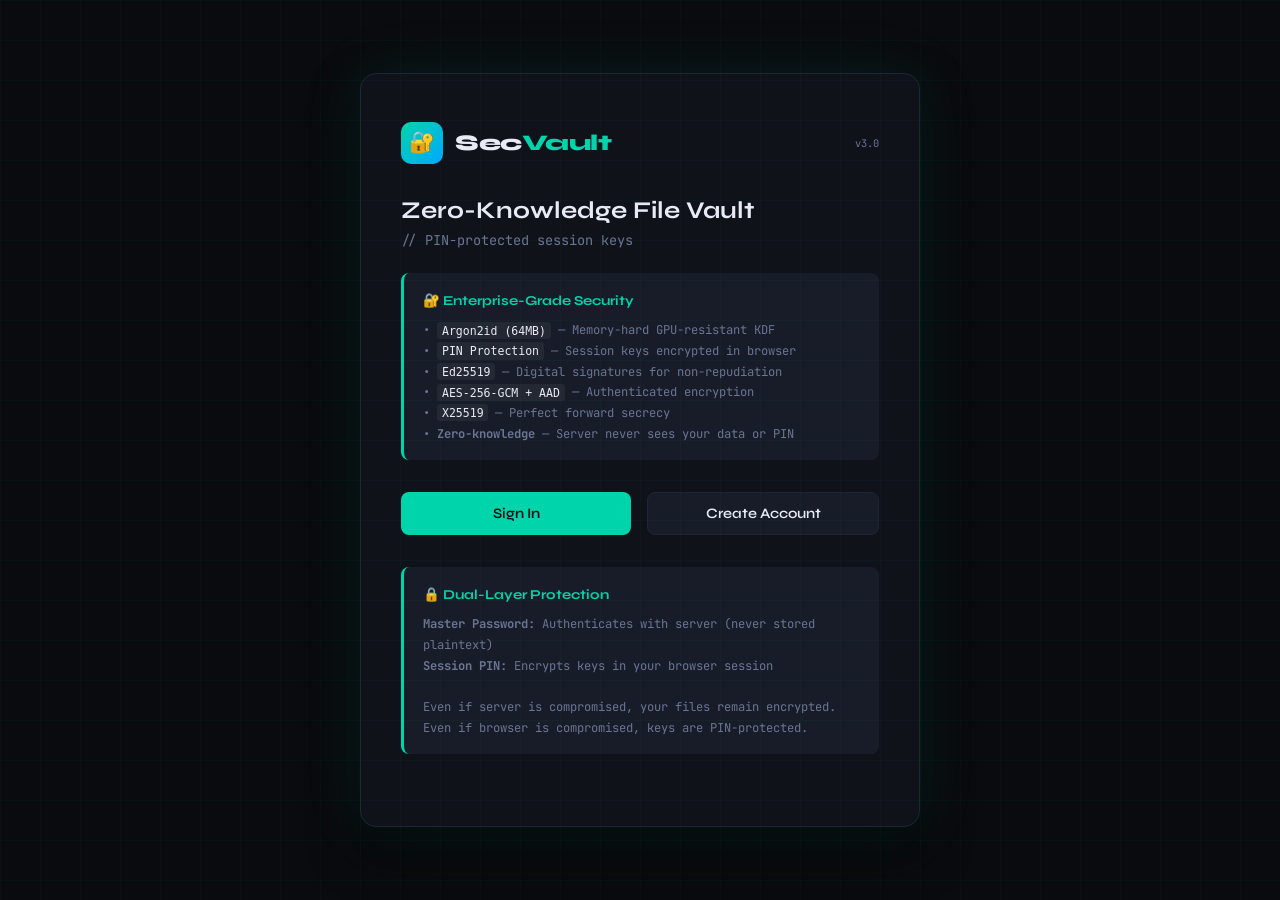
<file: templates/index.html>
<!DOCTYPE html>
<html lang="en">
<head>
    <meta charset="UTF-8">
    <meta name="viewport" content="width=device-width, initial-scale=1.0">
    <title>SecVault v3.0 — Zero-Knowledge Vault</title>
    <link href="https://fonts.googleapis.com/css2?family=Syne:wght@400;600;700;800&family=JetBrains+Mono:wght@300;400;500&display=swap" rel="stylesheet">
    <link rel="stylesheet" href="/static/css/main.css?v=3">
</head>
<body>
    <div class="wrap">
        <div class="card">
            <div class="logo">
                <div class="logo-icon">🔐</div>
                <div class="logo-text">Sec<span>Vault</span></div>
                <div class="logo-version">v3.0</div>
            </div>
            
            <div class="title">Zero-Knowledge File Vault</div>
            <div class="sub">// PIN-protected session keys</div>
            
            <div class="info">
                <div class="info-title">🔐 Enterprise-Grade Security</div>
                <p>
                    • <code>Argon2id (64MB)</code> — Memory-hard GPU-resistant KDF<br>
                    • <code>PIN Protection</code> — Session keys encrypted in browser<br>
                    • <code>Ed25519</code> — Digital signatures for non-repudiation<br>
                    • <code>AES-256-GCM + AAD</code> — Authenticated encryption<br>
                    • <code>X25519</code> — Perfect forward secrecy<br>
                    • <strong>Zero-knowledge</strong> — Server never sees your data or PIN
                </p>
            </div>
            
            <div style="display: flex; gap: 1rem; margin-top: 2rem;">
                <a href="/login.html" class="btn btn-primary" style="text-decoration: none;">
                    Sign In
                </a>
                <a href="/register.html" class="btn btn-secondary" style="text-decoration: none;">
                    Create Account
                </a>
            </div>
            
            <div class="info" style="margin-top: 2rem;">
                <div class="info-title">🔒 Dual-Layer Protection</div>
                <p>
                    <strong>Master Password:</strong> Authenticates with server (never stored plaintext)<br>
                    <strong>Session PIN:</strong> Encrypts keys in your browser session<br><br>
                    Even if server is compromised, your files remain encrypted.<br>
                    Even if browser is compromised, keys are PIN-protected.
                </p>
            </div>
        </div>
    </div>
    
    <div id="toast-container"></div>
</body>
</html>
</file>
<file: static/css/main.css>
/* 
 * SecVault v3.0 - Main Styles
 * Modern dark theme with grid background
 */

:root {
    --bg: #0a0b0f;
    --surface: #10121a;
    --surface2: #181c28;
    --border: #1e2535;
    --border2: #2a3148;
    --accent: #00d4aa;
    --accent2: #00a8ff;
    --success: #2ecc71;
    --danger: #e74c3c;
    --text: #e8eaf6;
    --muted: #6b7594;
    --mono: 'JetBrains Mono', monospace;
    --sans: 'Syne', sans-serif;
}

* {
    box-sizing: border-box;
    margin: 0;
    padding: 0;
}

body {
    background: var(--bg);
    color: var(--text);
    font-family: var(--sans);
    min-height: 100vh;
    position: relative;
}

body::before {
    content: '';
    position: fixed;
    inset: 0;
    background-image:
        linear-gradient(rgba(0, 212, 170, .03) 1px, transparent 1px),
        linear-gradient(90deg, rgba(0, 212, 170, .03) 1px, transparent 1px);
    background-size: 40px 40px;
    pointer-events: none;
    z-index: 0;
}

#app {
    position: relative;
    z-index: 1;
}

.wrap {
    min-height: 100vh;
    display: flex;
    align-items: center;
    justify-content: center;
    padding: 2rem;
}

.card {
    background: var(--surface);
    border: 1px solid var(--border);
    border-radius: 16px;
    padding: 3rem 2.5rem;
    width: 100%;
    max-width: 560px;
    box-shadow: 0 0 60px rgba(0, 212, 170, .1), 0 24px 48px rgba(0, 0, 0, .5);
    animation: slideUp .4s ease;
}

@keyframes slideUp {
    from { transform: translateY(20px); opacity: 0; }
    to { transform: translateY(0); opacity: 1; }
}

.logo {
    display: flex;
    align-items: center;
    gap: .75rem;
    margin-bottom: 2rem;
}

.logo-icon {
    width: 42px;
    height: 42px;
    background: linear-gradient(135deg, var(--accent), var(--accent2));
    border-radius: 10px;
    display: flex;
    align-items: center;
    justify-content: center;
    font-size: 1.3rem;
}

.logo-text {
    font-size: 1.4rem;
    font-weight: 800;
    letter-spacing: -.02em;
}

.logo-text span {
    color: var(--accent);
}

.logo-version {
    font-size: .65rem;
    font-family: var(--mono);
    color: var(--muted);
    margin-left: auto;
}

.title {
    font-size: 1.5rem;
    font-weight: 700;
    margin-bottom: .4rem;
}

.sub {
    color: var(--muted);
    font-size: .85rem;
    font-family: var(--mono);
    margin-bottom: 1.5rem;
}

.info {
    background: var(--surface2);
    border-left: 3px solid var(--accent);
    border-radius: 8px;
    padding: 1rem 1.2rem;
    margin-bottom: 1.5rem;
    font-size: .76rem;
    line-height: 1.7;
}

.info-title {
    font-weight: 700;
    color: var(--accent);
    margin-bottom: .5rem;
    font-size: .85rem;
}

.info p {
    color: var(--muted);
    font-family: var(--mono);
}

.info code {
    color: var(--text);
    background: rgba(255, 255, 255, .05);
    padding: .1rem .3rem;
    border-radius: 3px;
    font-size: .72rem;
}

.field {
    margin-bottom: 1rem;
}

.field label {
    display: block;
    font-size: .75rem;
    font-weight: 600;
    color: var(--muted);
    text-transform: uppercase;
    letter-spacing: .08em;
    margin-bottom: .4rem;
}

.field input {
    width: 100%;
    background: var(--surface2);
    border: 1px solid var(--border);
    border-radius: 8px;
    padding: .75rem 1rem;
    color: var(--text);
    font-family: var(--mono);
    font-size: .9rem;
    outline: none;
    transition: border-color .2s, box-shadow .2s;
}

.field input:focus {
    border-color: var(--accent);
    box-shadow: 0 0 0 3px rgba(0, 212, 170, .12);
}

.btn {
    display: inline-flex;
    align-items: center;
    justify-content: center;
    gap: .5rem;
    padding: .75rem 1.5rem;
    border-radius: 8px;
    border: none;
    cursor: pointer;
    font-family: var(--sans);
    font-size: .9rem;
    font-weight: 600;
    transition: all .2s;
    width: 100%;
}

.btn-primary {
    background: var(--accent);
    color: #0a0b0f;
}

.btn-primary:hover {
    background: #00e8bf;
    transform: translateY(-1px);
    box-shadow: 0 6px 20px rgba(0, 212, 170, .35);
}

.btn:disabled {
    opacity: .5;
    cursor: not-allowed;
    transform: none !important;
}

.btn-secondary {
    background: var(--surface2);
    color: var(--text);
    border: 1px solid var(--border);
}

.btn-secondary:hover {
    background: var(--border);
}

.switch {
    text-align: center;
    margin-top: 1.5rem;
    font-size: .85rem;
    color: var(--muted);
}

.switch a {
    color: var(--accent);
    cursor: pointer;
    text-decoration: none;
    transition: color .2s;
}

.switch a:hover {
    color: #00e8bf;
}

.spinner {
    width: 18px;
    height: 18px;
    border: 2px solid rgba(255, 255, 255, .2);
    border-top-color: currentColor;
    border-radius: 50%;
    animation: spin .7s linear infinite;
    display: inline-block;
}

@keyframes spin {
    to { transform: rotate(360deg); }
}

#toast-container {
    position: fixed;
    top: 1.5rem;
    right: 1.5rem;
    display: flex;
    flex-direction: column;
    gap: .5rem;
    z-index: 10001;  /* Above modals (10000) */
}

.toast {
    background: var(--surface2);
    border: 1px solid var(--border2);
    border-radius: 10px;
    padding: .85rem 1.2rem;
    font-size: .85rem;
    min-width: 280px;
    max-width: 380px;
    display: flex;
    align-items: flex-start;
    gap: .75rem;
    box-shadow: 0 8px 24px rgba(0, 0, 0, .4);
    animation: toastIn .25s ease;
}

.toast.success { border-color: rgba(46, 204, 113, .35); }
.toast.error { border-color: rgba(231, 76, 60, .35); }

.toast-icon { font-size: 1.1rem; }

.toast-msg {
    font-family: var(--mono);
    font-size: .8rem;
    line-height: 1.4;
}

@keyframes toastIn {
    from { transform: translateX(20px); opacity: 0; }
    to { transform: translateX(0); opacity: 1; }
}

.dashboard {
    max-width: 1200px;
    margin: 0 auto;
    padding: 2rem;
}

.dashboard-header {
    display: flex;
    justify-content: space-between;
    align-items: center;
    margin-bottom: 2rem;
}

.text-center { text-align: center; }

a { color: var(--accent); text-decoration: none; }
a:hover { color: #00e8bf; }

/* File Operations */
.file-upload-section {
    background: var(--surface2);
    border-radius: 12px;
    padding: 1.5rem;
    margin-bottom: 2rem;
}

.upload-form {
    display: flex;
    gap: 1rem;
    align-items: flex-end;
}

.upload-form .field {
    flex: 1;
    margin-bottom: 0;
}

.upload-form input[type="file"] {
    background: var(--surface);
    cursor: pointer;
}

.upload-form input[type="file"]::file-selector-button {
    background: var(--accent);
    color: #0a0b0f;
    border: none;
    padding: 0.5rem 1rem;
    border-radius: 6px;
    margin-right: 1rem;
    cursor: pointer;
    font-weight: 600;
}

.upload-form input[type="file"]::file-selector-button:hover {
    background: #00e8bf;
}

#upload-btn {
    width: auto;
    padding: 0.75rem 2rem;
}

.file-list {
    display: flex;
    flex-direction: column;
    gap: 0.75rem;
}

.file-item {
    background: var(--surface2);
    border: 1px solid var(--border);
    border-radius: 10px;
    padding: 1rem 1.25rem;
    display: flex;
    align-items: center;
    gap: 1rem;
    transition: all 0.2s;
}

.file-item:hover {
    border-color: var(--accent);
    box-shadow: 0 4px 12px rgba(0, 212, 170, 0.1);
}

.file-icon {
    font-size: 2rem;
    width: 50px;
    height: 50px;
    display: flex;
    align-items: center;
    justify-content: center;
    background: linear-gradient(135deg, var(--accent), var(--accent2));
    border-radius: 10px;
}

.file-info {
    flex: 1;
}

.file-name {
    font-weight: 600;
    font-size: 0.95rem;
    color: var(--text);
    margin-bottom: 0.25rem;
    font-family: var(--mono);
}

.file-meta {
    font-size: 0.75rem;
    color: var(--muted);
    font-family: var(--mono);
}

.file-actions {
    display: flex;
    gap: 0.5rem;
}

.btn-icon {
    background: var(--surface);
    border: 1px solid var(--border);
    width: 36px;
    height: 36px;
    border-radius: 8px;
    display: flex;
    align-items: center;
    justify-content: center;
    cursor: pointer;
    font-size: 1.1rem;
    transition: all 0.2s;
}

.btn-icon:hover {
    background: var(--accent);
    border-color: var(--accent);
    transform: translateY(-2px);
}

.section-title {
    font-size: 1.1rem;
    font-weight: 700;
    margin-bottom: 1rem;
    color: var(--text);
}

.keys-warning {
    background: rgba(255, 193, 7, .1);
    border: 1px solid rgba(255, 193, 7, .3);
    border-radius: 8px;
    padding: 1rem;
    margin-bottom: 1.5rem;
    display: flex;
    align-items: flex-start;
    gap: 0.75rem;
}

.keys-warning-icon {
    font-size: 1.5rem;
}

.keys-warning-content {
    flex: 1;
}

.keys-warning-title {
    font-weight: 700;
    color: #ffc107;
    margin-bottom: 0.25rem;
    font-size: 0.85rem;
}

.keys-warning-text {
    font-size: 0.75rem;
    color: var(--muted);
    line-height: 1.5;
}

.relogin-btn {
    background: #ffc107;
    color: #0a0b0f;
    border: none;
    padding: 0.5rem 1rem;
    border-radius: 6px;
    font-weight: 600;
    cursor: pointer;
    font-size: 0.8rem;
    margin-top: 0.5rem;
}

.relogin-btn:hover {
    background: #ffcd38;
}

/* Modal */
.modal-overlay {
    position: fixed;
    inset: 0;
    background: rgba(0, 0, 0, 0.8);
    display: flex;
    align-items: center;
    justify-content: center;
    z-index: 10000;
    animation: fadeIn 0.2s ease;
}

@keyframes fadeIn {
    from { opacity: 0; }
    to { opacity: 1; }
}

.modal {
    background: var(--surface);
    border: 1px solid var(--border);
    border-radius: 16px;
    max-width: 600px;
    width: 90%;
    max-height: 80vh;
    overflow: hidden;
    display: flex;
    flex-direction: column;
    animation: slideUp 0.3s ease;
}

.modal-header {
    padding: 1.5rem 2rem;
    border-bottom: 1px solid var(--border);
    display: flex;
    align-items: center;
    justify-content: space-between;
}

.modal-header h2 {
    font-size: 1.3rem;
    font-weight: 700;
    color: var(--text);
}

.modal-close {
    background: none;
    border: none;
    font-size: 2rem;
    color: var(--muted);
    cursor: pointer;
    width: 40px;
    height: 40px;
    display: flex;
    align-items: center;
    justify-content: center;
    border-radius: 8px;
    transition: all 0.2s;
}

.modal-close:hover {
    background: var(--surface2);
    color: var(--text);
}

.modal-body {
    padding: 2rem;
    overflow-y: auto;
}

/* ACL Sections */
.acl-section {
    margin-bottom: 2rem;
}

.acl-section h3 {
    font-size: 1rem;
    font-weight: 700;
    margin-bottom: 1rem;
    color: var(--text);
}

.acl-users {
    display: flex;
    flex-direction: column;
    gap: 0.5rem;
}

.acl-user-item {
    background: var(--surface2);
    border: 1px solid var(--border);
    border-radius: 8px;
    padding: 0.75rem 1rem;
    display: flex;
    align-items: center;
    justify-content: space-between;
}

.acl-user-info {
    display: flex;
    align-items: center;
    gap: 0.75rem;
}

.acl-user-icon {
    font-size: 1.5rem;
}

.acl-username {
    font-family: var(--mono);
    font-weight: 600;
    color: var(--text);
}

.acl-badge {
    background: var(--accent);
    color: #0a0b0f;
    padding: 0.2rem 0.5rem;
    border-radius: 4px;
    font-size: 0.7rem;
    font-weight: 700;
    text-transform: uppercase;
}

.btn-danger-sm {
    background: none;
    border: 1px solid rgba(231, 76, 60, 0.3);
    color: #e74c3c;
    padding: 0.4rem 0.8rem;
    border-radius: 6px;
    font-size: 0.8rem;
    font-weight: 600;
    cursor: pointer;
    transition: all 0.2s;
}

.btn-danger-sm:hover {
    background: rgba(231, 76, 60, 0.1);
    border-color: #e74c3c;
}

/* ACL Log */
.acl-log {
    display: flex;
    flex-direction: column;
    gap: 0.5rem;
    max-height: 300px;
    overflow-y: auto;
}

.acl-log-entry {
    background: var(--surface2);
    border-left: 3px solid var(--border);
    border-radius: 4px;
    padding: 0.75rem 1rem;
    display: flex;
    align-items: center;
    gap: 0.75rem;
    font-size: 0.85rem;
}

.acl-log-action {
    width: 24px;
    height: 24px;
    border-radius: 50%;
    display: flex;
    align-items: center;
    justify-content: center;
    font-weight: 700;
}

.acl-log-action.grant {
    background: rgba(46, 204, 113, 0.2);
    color: #2ecc71;
}

.acl-log-action.revoke {
    background: rgba(231, 76, 60, 0.2);
    color: #e74c3c;
}

.acl-log-text {
    flex: 1;
    font-family: var(--mono);
    color: var(--muted);
}

.acl-log-text strong {
    color: var(--text);
}

.acl-log-time {
    font-size: 0.75rem;
    color: var(--muted);
    font-family: var(--mono);
}

/* Share button in file list */

/* Toast animation */
.toast {
    opacity: 0;
    transform: translateX(100%);
    transition: all 0.3s ease;
}

.toast.show {
    opacity: 1;
    transform: translateX(0);
}

.toast.hide {
    opacity: 0;
    transform: translateX(20px);
}

.toast-success {
    background: linear-gradient(135deg, rgba(46, 204, 113, 0.95), rgba(39, 174, 96, 0.95));
}

.toast-error {
    background: linear-gradient(135deg, rgba(231, 76, 60, 0.95), rgba(192, 57, 43, 0.95));
}

.toast-info {
    background: linear-gradient(135deg, rgba(52, 152, 219, 0.95), rgba(41, 128, 185, 0.95));
}

/* Ensure proper z-index stacking */
#toast-container {
    z-index: 9999;
}

.modal-overlay {
    z-index: 10000 !important;
}

/* Secondary small button for edit */
.btn-secondary-small {
    padding: 0.35rem 0.75rem;
    font-size: 0.75rem;
    border: 1px solid var(--border);
    background: var(--bg-secondary);
    color: var(--text);
    border-radius: 6px;
    cursor: pointer;
    transition: all 0.2s;
    font-weight: 500;
}

.btn-secondary-small:hover {
    background: var(--bg-hover);
    border-color: var(--accent);
}

/* ACL User List Redesign */
.user-item {
    display: flex;
    align-items: center;
    gap: 1rem;
    padding: 0.75rem 1rem;
    background: var(--bg-secondary);
    border: 1px solid var(--border);
    border-radius: 8px;
    margin-bottom: 0.5rem;
    transition: all 0.2s;
}

.user-item:hover {
    background: var(--bg-hover);
    border-color: var(--accent);
}

/* Owner row styling */
.user-item.owner-item {
    background: linear-gradient(135deg, rgba(52, 152, 219, 0.1), rgba(41, 128, 185, 0.05));
    border-color: rgba(52, 152, 219, 0.3);
}

.user-item.owner-item:hover {
    background: linear-gradient(135deg, rgba(52, 152, 219, 0.15), rgba(41, 128, 185, 0.08));
    border-color: rgba(52, 152, 219, 0.5);
}

/* Left side - Permissions */
.user-permissions {
    display: flex;
    gap: 0.25rem;
    min-width: 60px;
}

.perm-badge {
    font-size: 1.1rem;
    opacity: 0.3;
    transition: opacity 0.2s;
}

.perm-badge.has-read,
.perm-badge.has-modify {
    opacity: 1;
}

.perm-badge.no-read,
.perm-badge.no-modify {
    opacity: 0.2;
    filter: grayscale(100%);
}

/* Center - User info */
.user-info {
    flex: 1;
    display: flex;
    align-items: center;
    gap: 0.5rem;
}

.user-email {
    font-size: 0.9rem;
    color: var(--text);
}

.owner-item .user-email {
    font-weight: 600;
    color: #3498db;
}

.owner-badge {
    padding: 0.15rem 0.5rem;
    background: rgba(52, 152, 219, 0.2);
    color: #3498db;
    border-radius: 4px;
    font-size: 0.7rem;
    font-weight: 600;
    text-transform: uppercase;
    letter-spacing: 0.5px;
}

/* Right side - Actions */
.user-actions {
    display: flex;
    gap: 0.5rem;
}

.btn-action {
    padding: 0.4rem 0.75rem;
    font-size: 0.8rem;
    border: 1px solid var(--border);
    background: var(--bg);
    color: var(--text);
    border-radius: 6px;
    cursor: pointer;
    transition: all 0.2s;
    font-weight: 500;
    white-space: nowrap;
}

.btn-action:hover {
    background: var(--bg-hover);
    border-color: var(--accent);
    transform: translateY(-1px);
}

.btn-action.revoke {
    color: #e74c3c;
    border-color: rgba(231, 76, 60, 0.3);
}

.btn-action.revoke:hover {
    background: rgba(231, 76, 60, 0.1);
    border-color: #e74c3c;
}

/* Fix ACL modal section alignment */
.user-list {
    margin-bottom: 0;
    padding: 0;
}

.acl-section {
    margin-bottom: 2rem;
}

.acl-section:last-child {
    margin-bottom: 0;
}

/* Ensure consistent spacing */
.acl-section > p {
    margin: 0 0 1rem 0;
    padding: 0;
}
</file>
